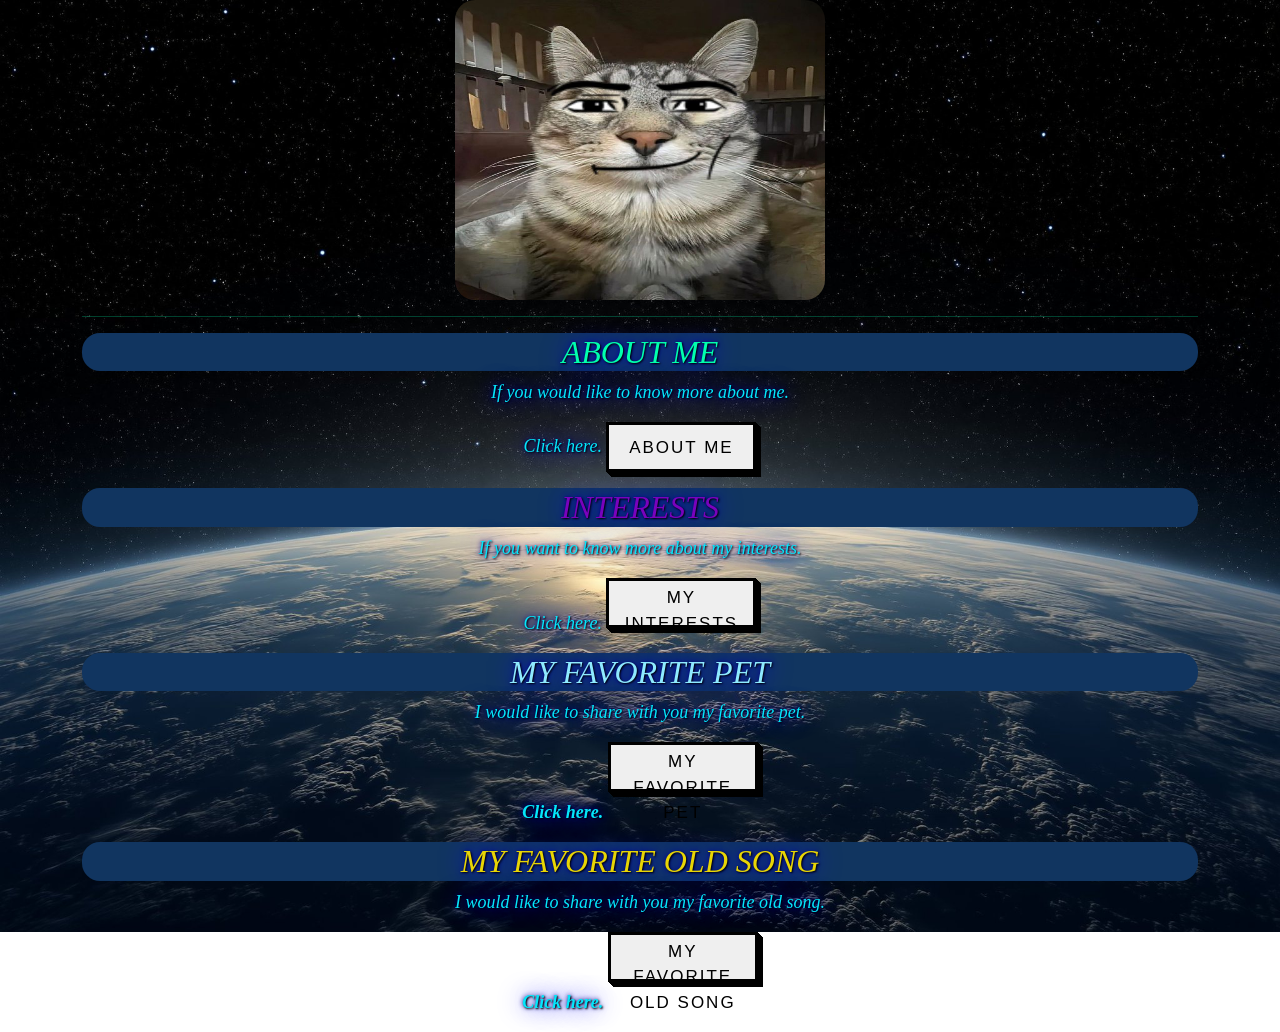
<file: index.html>
<!DOCTYPE html> 
<html> <!--The <html> element is the root element of an HTML page-->
<!--itong "head" with open and close tag sa html ito yung mag sisilbing siya yung magsisilbing
papel para makapag sulat ka.-->
<head><!--head naman with open and closing tag itong command na ito ay essential
    para mag appear yung title sa webpage.--> <!--The <head> element contains meta information about the HTML page-->
<title>Ionas_card</title> <!--while itong title ito yung mag sisibing pangalan ng webpage mo-->
<link rel="stylesheet" href="style.css">
<meta charset="UTF-8">
<meta name="viewport" content="width=device-width, initial-scale=1.0">
<link href="https://cdn.jsdelivr.net/npm/bootstrap@5.3.8/dist/css/bootstrap.min.css" rel="stylesheet" integrity="sha384-sRIl4kxILFvY47J16cr9ZwB07vP4J8+LH7qKQnuqkuIAvNWLzeN8tE5YBujZqJLB" crossorigin="anonymous">
<script src="https://cdn.jsdelivr.net/npm/bootstrap@5.3.8/dist/js/bootstrap.bundle.min.js" integrity="sha384-FKyoEForCGlyvwx9Hj09JcYn3nv7wiPVlz7YYwJrWVcXK/BmnVDxM+D2scQbITxI" crossorigin="anonymous"></script>
<!--The <title> element specifies a title for the HTML page (which is shown in the browser's title bar or in the page's tab)-->
</head>
<body> <!--The <body> element defines the document's body, and is a container for all the visible contents, such as headings, paragraphs, images,-->
    <div class="container-md" id="j">
    <img src="profile.png" id="profile">
    <br><!--means Break which can appear as blank space column-->
    <hr><!--is used for horizontal lines-->
    <h2>ABOUT ME</h2></a> <!--The <h2> element defines a second-level heading-->
      <p>If you would like to know more about me.</p>
      <p>Click here. <button onclick="document.location='aboutme.html'" class="button-54">ABOUT ME</button></p></div>
    
      <div class="container-md" id="x">
    <h2>INTERESTS</h2> <!--The <h2> element defines a second-level heading-->
      <!--referes to the 2nd heading which is diffirent size from h1. h1 is the largest character 
    when the webpage is displayed h3, h4, h5, h6 are the lowercase character.-->
    <p>If you want to know more about my interests.<br></p>
    <P> Click here.  
    <button onclick="document.location='interests.html'" class="button-54">MY INTERESTS</button></P></div>


          <div class="container-md" id="y">
      <h2>MY FAVORITE PET</h2>
      <p>I would like to share with you my favorite pet.</p>
        <p><b>Click here.</b> 
          <button onclick="document.location='myfavpet.html'" class="button-54">MY FAVORITE PET</button>
        <!--The HTML <a> tag defines a hyperlink. It has the following-->
          <!--The HTML <a> tag defines a hyperlink. It has the following-->
            <!--The target attribute specifies where to open the linked document.-->
            <!--The target attribute can have one of the following values
            _self - Default. Opens the document in the same window/tab as it was clicked
            _blank - Opens the document in a new window or tab
            _parent - Opens the document in the parent frame
            _top - Opens the document in the full body of the window-->       
        </p></body></div>

              <div class="container-md" id="k">
        
              <h2>MY FAVORITE OLD SONG</h2>     
         <p> I would like to share with you my favorite old song.</p>
         <p><b>Click here.</b> <button onclick="document.location='audio.html'" class="button-54">MY FAVORITE OLD SONG</button></p></div>
    </body>
</html>
</file>
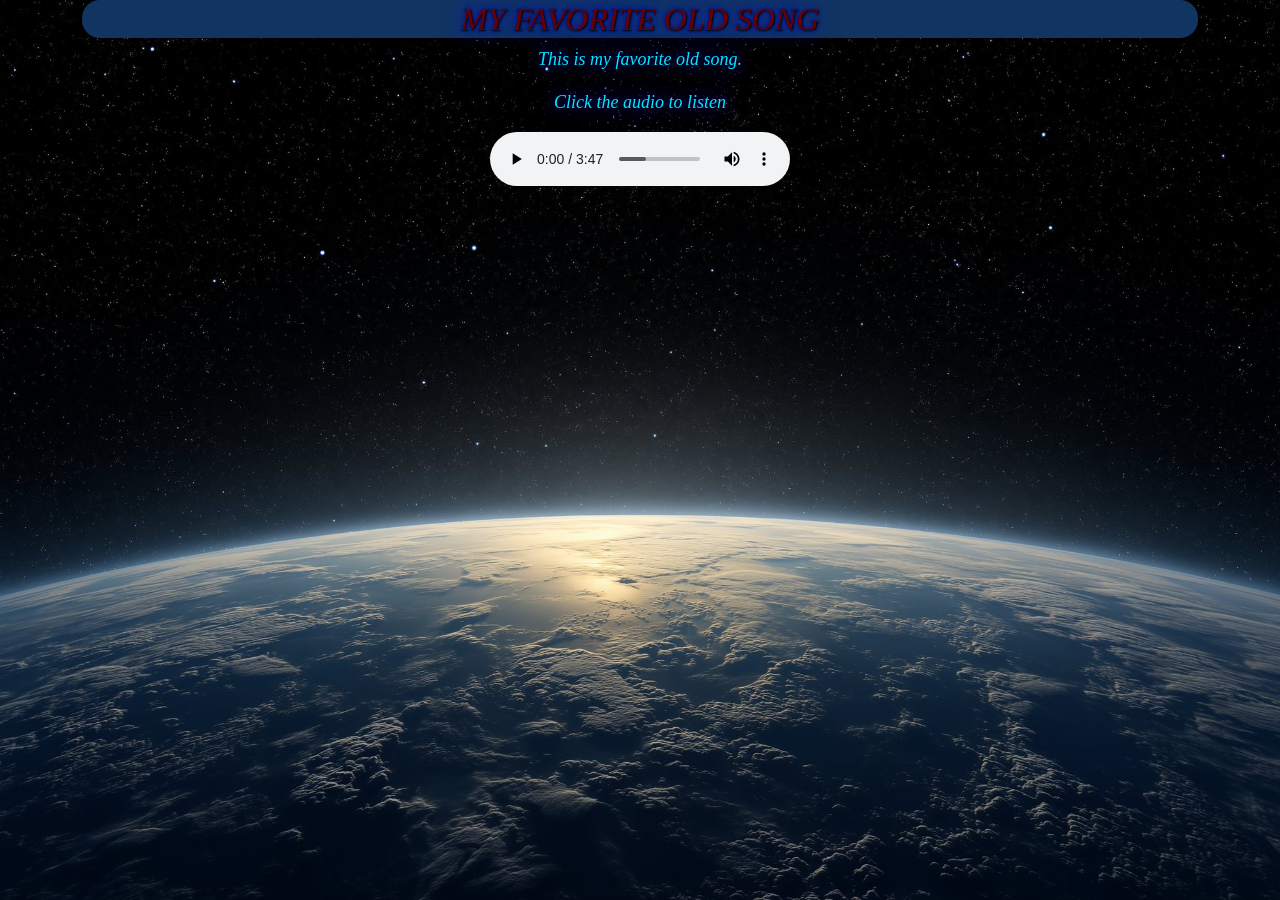
<file: audio.html>
<!DOCTYPE html>
<html>
<head>
    <title>Ionas Fav Song</title>
    <link rel="stylesheet" href="style.css">
    <meta charset="UTF-8">
<meta name="viewport" content="width=device-width, initial-scale=1.0">
<link href="https://cdn.jsdelivr.net/npm/bootstrap@5.3.8/dist/css/bootstrap.min.css" rel="stylesheet" integrity="sha384-sRIl4kxILFvY47J16cr9ZwB07vP4J8+LH7qKQnuqkuIAvNWLzeN8tE5YBujZqJLB" crossorigin="anonymous">
<script src="https://cdn.jsdelivr.net/npm/bootstrap@5.3.8/dist/js/bootstrap.bundle.min.js" integrity="sha384-FKyoEForCGlyvwx9Hj09JcYn3nv7wiPVlz7YYwJrWVcXK/BmnVDxM+D2scQbITxI" crossorigin="anonymous"></script>
</head>
<body>
 
    <div class="container-md" id="c">
<h2><i>MY FAVORITE OLD SONG</i></h2>
<p><i>This is my favorite old song.</i></p>
<p><i>Click the audio to listen</i></p></div>
 <audio controls  style="display: block; margin: 0 auto;">
    <source src="victims of love.mp3" type="audio/mpeg">
    Your browser does not support the audio element.
</audio>

</body>
</html>
</file>
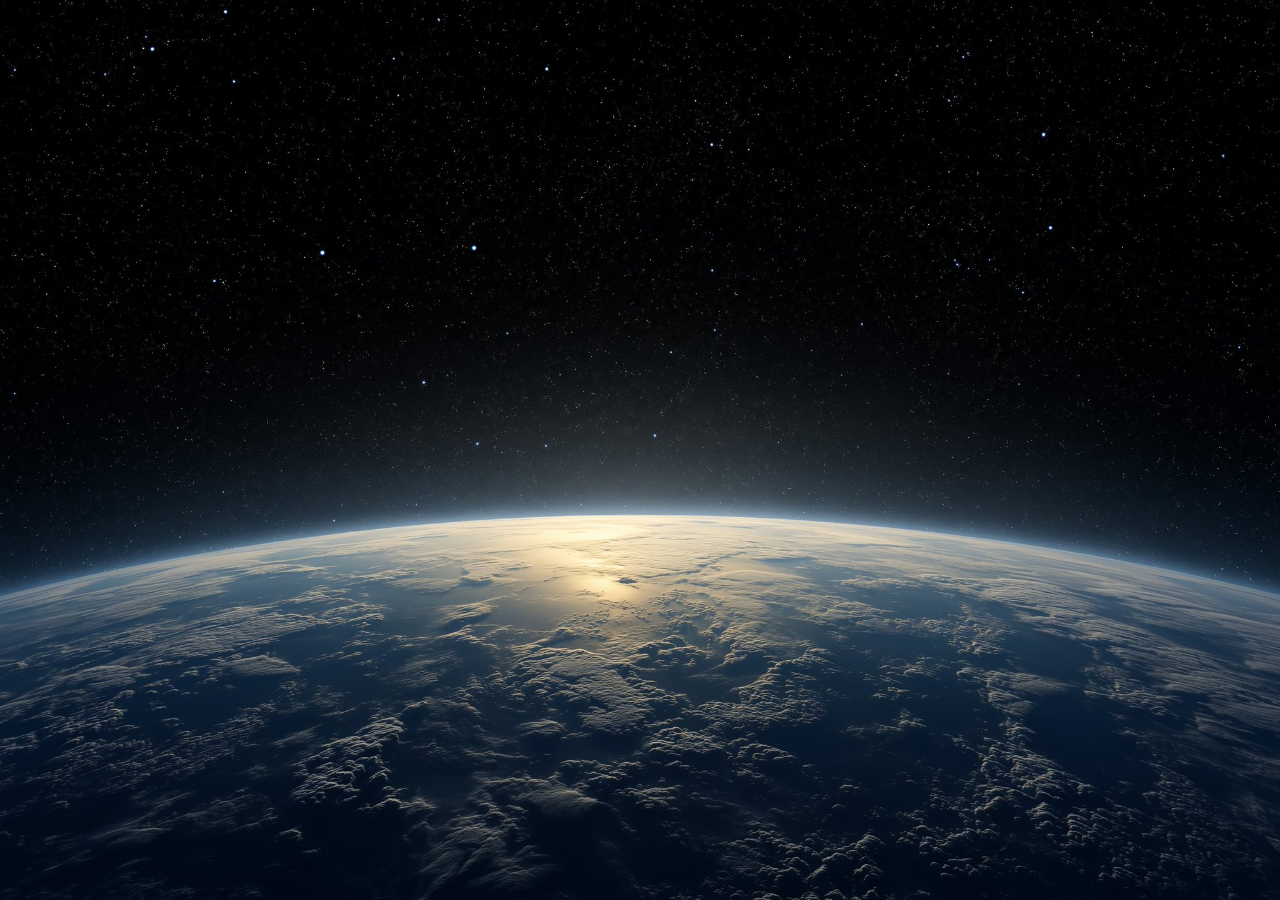
<file: interests.html>
<!DOCTYPE html>
<html>
<head>
<title>Ionas_Interests</title>
 <link rel="stylesheet" href="style.css"></link>
 <meta charset="UTF-8">
<meta name="viewport" content="width=device-width, initial-scale=1.0">
<link href="https://cdn.jsdelivr.net/npm/bootstrap@5.3.8/dist/css/bootstrap.min.css" rel="stylesheet" integrity="sha384-sRIl4kxILFvY47J16cr9ZwB07vP4J8+LH7qKQnuqkuIAvNWLzeN8tE5YBujZqJLB" crossorigin="anonymous">
<script src="https://cdn.jsdelivr.net/npm/bootstrap@5.3.8/dist/js/bootstrap.bundle.min.js" integrity="sha384-FKyoEForCGlyvwx9Hj09JcYn3nv7wiPVlz7YYwJrWVcXK/BmnVDxM+D2scQbITxI" crossorigin="anonymous"></script>
</head>
</html>
<body>













    
</body>
</file>
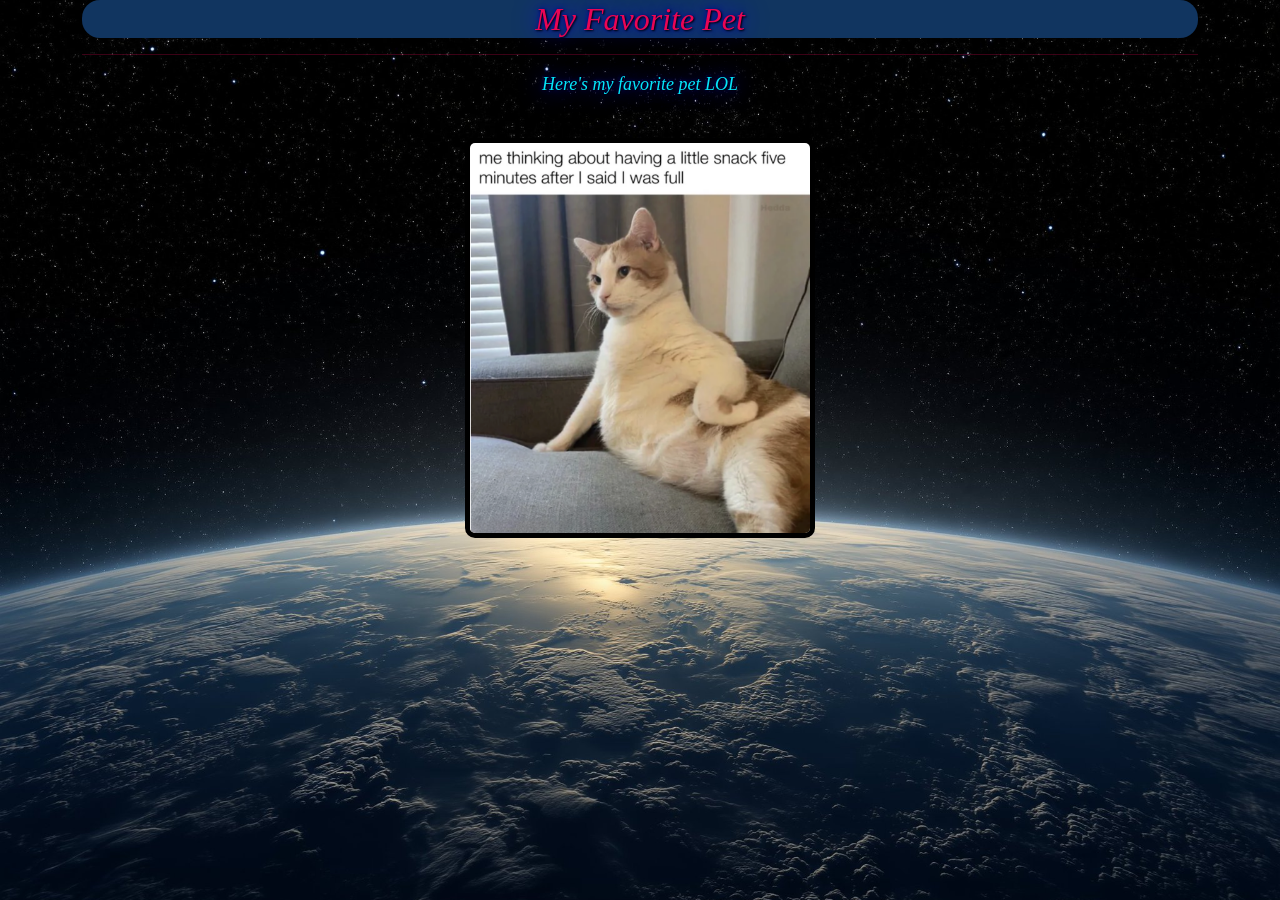
<file: myfavpet.html>
<!DOCTYPE html>
<html>
<head>
    <title>ionas_favorite pet</title>
    <link rel="stylesheet" href="style.css">
    <meta charset="UTF-8">
    <meta name="viewport" content="width=device-width, initial-scale=1.0">
<link href="https://cdn.jsdelivr.net/npm/bootstrap@5.3.8/dist/css/bootstrap.min.css" rel="stylesheet" integrity="sha384-sRIl4kxILFvY47J16cr9ZwB07vP4J8+LH7qKQnuqkuIAvNWLzeN8tE5YBujZqJLB" crossorigin="anonymous">
<script src="https://cdn.jsdelivr.net/npm/bootstrap@5.3.8/dist/js/bootstrap.bundle.min.js" integrity="sha384-FKyoEForCGlyvwx9Hj09JcYn3nv7wiPVlz7YYwJrWVcXK/BmnVDxM+D2scQbITxI" crossorigin="anonymous"></script>
</head>
<body>
    
    <div class="container-md" id="l">
    <h2><i>My Favorite Pet</i></h2> 
    <hr>
    <p><i>Here's my favorite pet LOL</i></p>
    <br>
    <a href="https://cat meme.com">
    <img src="cat.png" alt="This is a picture of a cat" id="cat">
      </a> </div>

</body>
</html>
</file>
<file: style.css>
body {
         background-image: url('planetearth.jpg');
         background-size: cover;
         background-repeat: no-repeat;
         height: 100%;
         margin: 0;
         padding: 0;
         background-position: center;
         background-attachment: fixed;
       }
        

      hr {
        border: 2px solid skyblue;
      }


      #cat {
        border: 5px solid rgb(0, 0, 0);
        border-radius: 10px;
        height: 400px;
        width: 350px;
        display: block;
        margin: 0 auto;

      }

      @media (max-width: 500px) {

       #cat {
        width: 100%;
        height: auto;
        max-width: 300px;
       }

      }

       a {color: black;}
     
        h2 {
        text-align: center;
        font-family: verdana;
        font-style: italic;
        background-color: rgb(17, 53, 96);
        border-radius: 18px;
        color: white;
        text-shadow:
          1px 1px 2px black,
              0 0 25px blue,
              0 0 5px darkblue;
       }

       p {
        font-size: 18px;
        background-color: transparent;
        text-shadow:
          1px 1px 2px black,
              0 0 25px blue,
              0 0 5px darkblue;
        color: rgb(4, 230, 251);
        text-align: center;
        font-family: italic;
       }

       .button-54 {
       font-family: "Open Sans", sans-serif;
       font-size: 16px;
       letter-spacing: 2px;
       text-decoration: none;
       text-transform: uppercase;
       color: #000;
      cursor: pointer;
      border: 3px solid;
      padding: 0.25em 0.5em;
      box-shadow: 1px 1px 0px 0px, 2px 2px 0px 0px, 3px 3px 0px 0px, 4px 4px 0px 0px, 5px 5px 0px 0px;
      position: relative;
      user-select: none;
     -webkit-user-select: none;
      touch-action: manipulation;
     }

     .button-54:active {
      box-shadow: 0px 0px 0px 0px;
      top: 5px;
      left: 5px;
     }

      @media (min-width: 768px) {  
        .button-54 {
         padding: 0.25em 0.75em;
         width: 150px;
         height: 50px;
         font-size: 17px;
      }
      }

       #x {
        text-align: center;
        font-family: verdana;
        font-style: italic;
        color: rgb(121, 2, 189);
        text-shadow:
          1px 1px 2px black,
              0 0 25px blue,
              0 0 5px darkblue;
       }


      #em {
        
          float: right;
          margin: 35px;
          border-radius: 20px;
          opacity: 0.5;
          width: 300px;
          height: 320px;

      }

      @media (max-width: 500px) {

       #em {
        width: 80%;
        height: auto;
        max-width: 300px;
       }


      }


       #j {
        text-align: center;
        font-family: verdana;
        font-style: italic;
        color: rgb(1, 255, 174);
        text-shadow:
          1px 1px 2px black,
              0 0 25px blue,
              0 0 5px darkblue;
       }

       #y {
        text-align: center;
        font-family: verdana;
        font-style: italic;
        color: rgb(142, 234, 255);
        text-shadow:
          1px 1px 2px black,
              0 0 25px blue,
              0 0 5px darkblue;
       }

      #k {
        text-align: center;
        font-family: verdana;
        font-style: italic;
        color: rgb(232, 213, 5);
        text-shadow:
          1px 1px 2px black,
              0 0 25px blue,
              0 0 5px darkblue;
      }

      #l {
        text-align: center;
        font-family: verdana;
        font-style: italic;
        color: rgb(234, 5, 85);
        text-shadow:
          1px 1px 2px black,
              0 0 25px blue,
              0 0 5px darkblue;
      }

      #c {
        text-align: center;
        font-family: verdana;
        font-style: italic;
        color: rgb(101, 1, 1);
        text-shadow:
          1px 1px 2px black,
              0 0 25px blue,
              0 0 5px darkblue;
      }

      .r {
        text-align: center;
        font-family:Trebuchet;
        font-style: italic;
        font-size: 150%;
        background-color: rgb(247, 234, 161);
        width: 50%;
        margin: 20px;
        border-radius: 20px;
        color: black;
        text-shadow:
         1px 1px black,
         0 0 25px yellow,
         0 0 3px orange;
      }

      #para {
         text-align: left;
        font-family: Trebuchet;
        font-style: italic;
        width: 50%;
        margin: 15px;
        color: white;
        text-shadow:
         1px 1px black,
         0 0 25px yellow,
         0 0 3px orange;
      }

      @media (max-width: 500px) {

    #para {
      text-align: center;
      font-family: trebuchet;
      font-style: italic;
      width: 40px;
      color: white;
      text-shadow: 
      1px 1px black, 
      0 0 25px yellow, 
      0 0 orange;
    }
      }

      .contact {

       font-size: 18px;
        background-color: transparent;
        text-shadow:
          1px 1px 2px black,
              0 0 25px blue,
              0 0 5px darkblue;
        color: rgb(4, 230, 251);
        margin: 18px;
        font-style: italic;
        font-family: 'Times New Roman', Times, serif;

      }

      .svg {
         
        background-color: white;
         border-radius: 25px;
         width: 30px;
         height: 35px;

      }

      @media (max-width: 500px) {
        .svg {
          width: 40%;
          height: auto;
          max-width: 50px;
        }
      }

#profile {
      width: 370px;
       height: 300px;
       background-color: black;
       text-align: center;
       border-radius: 20px;
        }

@media (max-width: 470px) {
       #profile {
          text-align: center;
          background-color: black;
          border-radius: 15px;
          width: 200px;
          height: auto; }
}
</file>
